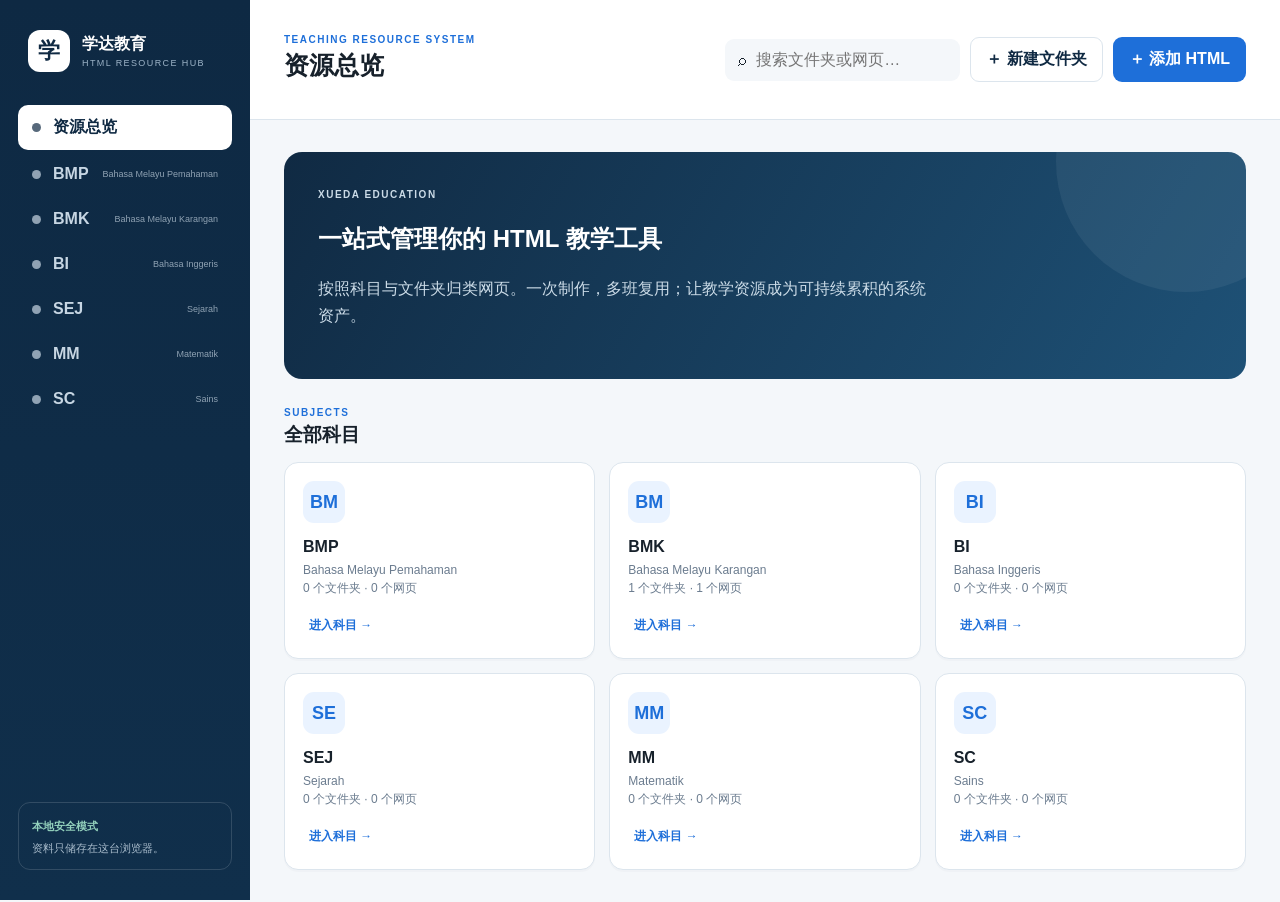
<file: index.html>
<!doctype html>
<html lang="zh-CN"><head><meta charset="UTF-8"><meta name="viewport" content="width=device-width,initial-scale=1"><meta name="description" content="学达教育 HTML 教学资源管理中心"><title>学达 HTML 教学资源中心</title><link rel="stylesheet" href="styles.css"></head>
<body><div class="app-shell"><aside class="sidebar" id="sidebar"><div class="brand"><div class="brand-mark">学</div><div><strong>学达教育</strong><span>HTML RESOURCE HUB</span></div></div><nav id="subjectNav" aria-label="科目导航"></nav><div class="sidebar-note"><span>本地安全模式</span><p>资料只储存在这台浏览器。</p></div></aside><main><header class="topbar"><button id="menuButton" class="icon-button menu-button" aria-label="开启菜单">☰</button><div><p class="eyebrow">TEACHING RESOURCE SYSTEM</p><h1 id="pageTitle">资源总览</h1></div><div class="header-actions"><label class="search-box"><span>⌕</span><input id="searchInput" type="search" placeholder="搜索文件夹或网页…"></label><button id="newFolderButton" class="secondary-button">＋ 新建文件夹</button><button id="newHtmlButton" class="primary-button">＋ 添加 HTML</button></div></header><section class="content"><div id="dashboardView"></div><div id="subjectView" hidden><div class="subject-summary"><div><span>当前科目</span><strong id="currentSubjectName"></strong></div><div><span>文件夹</span><strong id="folderCount">0</strong></div><div><span>HTML 网页</span><strong id="htmlCount">0</strong></div></div><section class="section-block"><div class="section-heading"><div><p>FOLDERS</p><h2>文件夹</h2></div></div><div id="folderGrid" class="card-grid"></div></section><section class="section-block"><div class="section-heading"><div><p>HTML ACTIVITIES</p><h2 id="htmlSectionTitle">全部网页</h2></div><button id="backToAllButton" class="text-button" hidden>查看全部</button></div><div id="htmlGrid" class="card-grid"></div></section></div></section></main></div>
<dialog id="folderDialog"><form id="folderForm" class="modal-card"><div class="modal-header"><div><p>ORGANISE</p><h2 id="folderDialogTitle">新建文件夹</h2></div><button type="button" class="close-button" data-close="folderDialog">×</button></div><label>文件夹名称<input id="folderName" maxlength="40" required placeholder="例如：Karangan"></label><input id="folderId" type="hidden"><div class="modal-actions"><button type="button" class="ghost-button" data-close="folderDialog">取消</button><button class="primary-button" type="submit">储存文件夹</button></div></form></dialog>
<dialog id="htmlDialog"><form id="htmlForm" class="modal-card modal-wide"><div class="modal-header"><div><p>HTML RESOURCE</p><h2 id="htmlDialogTitle">添加 HTML 网页</h2></div><button type="button" class="close-button" data-close="htmlDialog">×</button></div><div class="form-row"><label>网页名称<input id="htmlTitle" maxlength="70" required placeholder="例如：Kosa Kata Battle"></label><label>归类文件夹<select id="htmlFolder"></select></label></div><label>简短说明<input id="htmlDescription" maxlength="120" placeholder="这个网页有什么用途？"></label><label>完整 HTML Coding<textarea id="htmlCode" required spellcheck="false" placeholder="<!doctype html>\n<html>…"></textarea></label><p class="helper-text">只粘贴你信任的 HTML。系统会在独立页面中开启代码。</p><input id="htmlId" type="hidden"><div class="modal-actions"><button type="button" class="ghost-button" data-close="htmlDialog">取消</button><button class="primary-button" type="submit">储存 HTML</button></div></form></dialog><div id="toast" class="toast" role="status"></div><script src="app.js"></script></body></html>
</file>
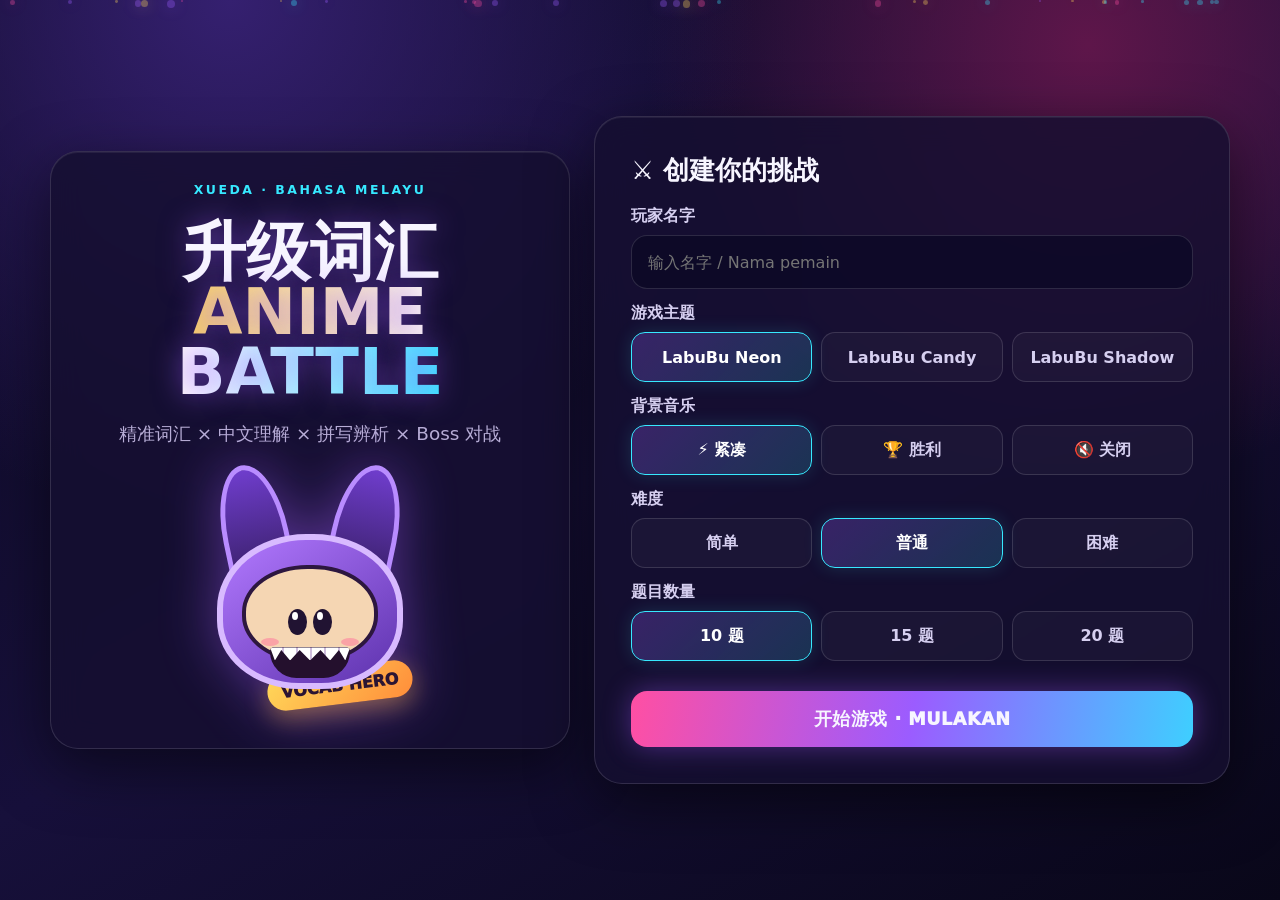
<file: BM_Labubu_Vocab_Battle.html>
<!DOCTYPE html>
<html lang="zh-CN">
<head>
<meta charset="UTF-8">
<meta name="viewport" content="width=device-width,initial-scale=1,viewport-fit=cover,user-scalable=no">
<meta name="theme-color" content="#130d2d">
<title>BM 升级词汇 · Labubu Battle</title>
<style>
:root{--ink:#f7f5ff;--muted:#b7add6;--violet:#9b5cff;--pink:#ff4fa3;--cyan:#37e9ff;--gold:#ffd95a;--green:#56f39a;--red:#ff5874;--panel:rgba(21,15,48,.82);--line:rgba(255,255,255,.13)}
*{box-sizing:border-box;-webkit-tap-highlight-color:transparent}
html,body{min-height:100%;margin:0;background:#100a25;color:var(--ink);font-family:Inter,"PingFang SC","Microsoft YaHei",system-ui,sans-serif;overflow-x:hidden}
body{background:radial-gradient(circle at 18% 0,#352070 0,transparent 38%),radial-gradient(circle at 85% 5%,#5e164a 0,transparent 32%),linear-gradient(150deg,#0c0922,#17103b 50%,#090719);touch-action:manipulation}
button,input,select{font:inherit}button{cursor:pointer;color:inherit}.hidden{display:none!important}
#particles{position:fixed;inset:0;pointer-events:none;z-index:0;overflow:hidden}.particle{position:absolute;border-radius:50%;opacity:.35;animation:float var(--d) linear infinite;background:var(--c);box-shadow:0 0 15px var(--c)}
@keyframes float{from{transform:translate3d(0,110vh,0) scale(.3)}to{transform:translate3d(var(--x),-15vh,0) scale(1.1)}}
.app{position:relative;z-index:1;min-height:100vh;min-height:100dvh;padding:clamp(12px,2vw,24px)}
.screen{width:min(1180px,100%);margin:auto}.glass{background:var(--panel);border:1px solid var(--line);box-shadow:0 18px 60px #0008,inset 0 1px 0 #fff1;backdrop-filter:blur(16px);border-radius:28px}
.start-wrap{min-height:calc(100dvh - 48px);display:grid;grid-template-columns:.9fr 1.1fr;gap:24px;align-items:center}.hero{padding:30px;text-align:center;position:relative;overflow:hidden}.eyebrow{letter-spacing:.2em;text-transform:uppercase;color:var(--cyan);font-weight:900;font-size:.78rem}.hero h1{font-size:clamp(2rem,5vw,4.8rem);line-height:.94;margin:.4em 0 .25em;text-shadow:0 0 28px #9b5cff88}.grad{background:linear-gradient(90deg,var(--gold),#fff,var(--cyan));-webkit-background-clip:text;color:transparent}.sub{color:var(--muted);font-size:clamp(.95rem,2vw,1.15rem)}
.mascot{width:230px;height:250px;margin:18px auto 4px;position:relative;filter:drop-shadow(0 0 28px #a55cff77);animation:bob 2.4s ease-in-out infinite}.ear{position:absolute;width:66px;height:145px;top:0;background:linear-gradient(#6f3dcc,#2b184f);border:5px solid #b98cff;border-radius:70% 70% 36% 36%;z-index:0}.ear.l{left:28px;transform:rotate(-12deg)}.ear.r{right:28px;transform:rotate(12deg)}.head{position:absolute;left:22px;right:22px;top:70px;height:155px;background:linear-gradient(145deg,#b279ff,#5d32ad);border:6px solid #d8baff;border-radius:48% 48% 44% 44%;z-index:2}.face{position:absolute;inset:25px 19px 20px;background:#f5d6b3;border-radius:48%;border:4px solid #2d173f}.eye{position:absolute;top:40px;width:19px;height:26px;border-radius:50%;background:#211332}.eye:after{content:"";position:absolute;width:6px;height:8px;border-radius:50%;background:white;left:4px;top:3px}.eye.l{left:42px}.eye.r{right:42px}.mouth{position:absolute;left:50%;top:78px;transform:translateX(-50%);width:80px;height:31px;background:#24102d;border-radius:6px 6px 35px 35px;overflow:hidden}.teeth{height:13px;background:repeating-linear-gradient(90deg,#fff 0 12px,#cfbddd 12px 14px);clip-path:polygon(0 0,100% 0,94% 100%,86% 20%,75% 100%,63% 20%,50% 100%,37% 20%,25% 100%,14% 20%,6% 100%)}.cheek{position:absolute;top:69px;width:18px;height:8px;border-radius:50%;background:#ff779b88}.cheek.l{left:15px}.cheek.r{right:15px}.badge{position:absolute;right:12px;bottom:10px;background:linear-gradient(135deg,var(--gold),#ff8d3a);color:#2b1533;padding:9px 14px;border-radius:999px;font-weight:1000;transform:rotate(-7deg);box-shadow:0 8px 25px #ffb93666}
@keyframes bob{50%{transform:translateY(-10px) rotate(1deg)}}
.setup{padding:clamp(20px,3vw,36px)}.setup h2{margin:0 0 18px;font-size:1.6rem}.field{margin:14px 0}.field label{display:block;margin:0 0 8px;color:#d6cff0;font-weight:800}.input,.select{width:100%;min-height:54px;border:1px solid #ffffff22;border-radius:16px;background:#0c0926bb;color:white;padding:0 16px;outline:none}.input:focus,.select:focus{border-color:var(--cyan);box-shadow:0 0 0 3px #37e9ff1e}.seg{display:grid;grid-template-columns:repeat(3,1fr);gap:9px}.seg input{display:none}.seg label{min-height:50px;margin:0;display:grid;place-items:center;text-align:center;padding:8px;border:1px solid #ffffff22;border-radius:14px;background:#ffffff08;transition:.2s}.seg input:checked+label{background:linear-gradient(135deg,#9b5cff44,#37e9ff2b);border-color:var(--cyan);box-shadow:0 0 18px #37e9ff25;color:#fff}.btn{border:0;border-radius:16px;min-height:56px;padding:0 22px;font-weight:1000;letter-spacing:.03em;transition:transform .15s,filter .2s,box-shadow .2s}.btn:active{transform:scale(.97)}.primary{width:100%;margin-top:16px;background:linear-gradient(100deg,var(--pink),var(--violet),#3ecfff);box-shadow:0 0 28px #a25cff66;font-size:1.1rem}.primary:hover{filter:brightness(1.12);box-shadow:0 0 40px #37e9ff66}
.topbar{display:grid;grid-template-columns:1fr auto 1fr;align-items:center;gap:12px;margin-bottom:14px}.brand{font-weight:1000}.brand b{color:var(--gold)}.meta{display:flex;justify-content:flex-end;gap:9px;flex-wrap:wrap}.chip{background:#ffffff0c;border:1px solid var(--line);border-radius:999px;padding:8px 12px;font-weight:800;font-size:.9rem}.mute{width:42px;height:42px;border-radius:50%;border:1px solid var(--line);background:#ffffff0c}.arena{padding:18px;min-height:calc(100dvh - 100px);display:grid;grid-template-rows:auto 1fr auto;gap:14px}.hud{display:grid;grid-template-columns:1fr 1fr;gap:14px}.fighter{display:grid;grid-template-columns:auto 1fr;gap:12px;align-items:center}.avatar{width:62px;height:62px;border-radius:18px;display:grid;place-items:center;font-size:2rem;background:linear-gradient(145deg,#7a42d2,#29164e);border:2px solid #ba90ff;box-shadow:0 0 18px #9b5cff55}.boss-avatar{background:linear-gradient(145deg,#d64278,#4e142d);border-color:#ff729f}.name-row{display:flex;justify-content:space-between;font-weight:900;margin-bottom:7px}.bar{height:15px;background:#080617;border:1px solid #ffffff1a;border-radius:999px;overflow:hidden}.fill{height:100%;width:100%;border-radius:inherit;transition:width .45s ease;background:linear-gradient(90deg,var(--green),var(--cyan));box-shadow:0 0 12px #37e9ffaa}.boss-fill{background:linear-gradient(90deg,#ff9e3a,var(--red))}.xp{height:7px;margin-top:6px}.xp .fill{background:linear-gradient(90deg,var(--gold),var(--pink))}
.battle{display:grid;grid-template-columns:160px 1fr 160px;gap:16px;align-items:center}.mini-char{text-align:center}.mini-char .mascot{transform:scale(.54);transform-origin:center;margin:-45px auto;width:230px}.boss-shape{font-size:7rem;filter:drop-shadow(0 0 30px #ff3d7a);animation:pulse 1.5s infinite}.boss-shape.hit{animation:bossHit .45s}.player-attack{animation:attack .55s!important}.player-hurt{animation:shake .45s!important}@keyframes pulse{50%{transform:scale(1.07)}}@keyframes attack{50%{transform:translateX(65px) scale(1.15)}}@keyframes bossHit{25%,75%{transform:translateX(-14px) rotate(-8deg);filter:brightness(2)}}@keyframes shake{20%,60%{transform:translateX(-12px)}40%,80%{transform:translateX(12px)}}
.card{padding:clamp(16px,3vw,28px);position:relative;overflow:hidden}.mode-tag{display:inline-flex;align-items:center;gap:7px;background:#9b5cff22;border:1px solid #a978ff55;border-radius:999px;padding:7px 11px;color:#d8c5ff;font-weight:900;font-size:.82rem}.question{font-size:clamp(1.25rem,3vw,2.2rem);line-height:1.3;text-align:center;margin:20px 0 8px}.hint{text-align:center;color:var(--muted);min-height:1.5em}.answers{display:grid;grid-template-columns:1fr 1fr;gap:12px;margin-top:22px}.answer{min-height:72px;border:1px solid #ffffff20;border-radius:18px;padding:12px;background:linear-gradient(145deg,#ffffff0d,#ffffff05);font-size:clamp(1rem,2vw,1.18rem);font-weight:900;box-shadow:inset 0 1px #fff1;position:relative}.answer:hover{border-color:#56dcff;transform:translateY(-2px);box-shadow:0 10px 24px #0004,0 0 18px #37e9ff22}.answer.correct{background:#37dc8f33;border-color:var(--green);box-shadow:0 0 25px #56f39a55}.answer.wrong{background:#ff496033;border-color:var(--red)}.answer:disabled{cursor:default}.letter{position:absolute;left:12px;top:12px;width:28px;height:28px;border-radius:9px;background:#ffffff12;display:grid;place-items:center;color:var(--cyan)}
.timer-wrap{position:absolute;left:0;right:0;bottom:0;height:7px;background:#ffffff0c}.timer{height:100%;width:100%;background:linear-gradient(90deg,var(--cyan),var(--gold),var(--red));transform-origin:left;transition:width .1s linear}.feedback{text-align:center;min-height:30px;margin:8px 0 0;font-weight:900}.feedback.good{color:var(--green)}.feedback.bad{color:#ff8295}.footer-hud{display:flex;align-items:center;justify-content:space-between;gap:12px}.combo{font-weight:1000;color:var(--gold);font-size:1.15rem;text-shadow:0 0 16px #ffd95aaa}.combo.burst{animation:comboBurst .7s}@keyframes comboBurst{0%{transform:scale(.4);opacity:0}45%{transform:scale(1.8) rotate(-5deg);filter:brightness(1.7)}100%{transform:scale(1)}}.progress{color:var(--muted);font-weight:800}.score{font-size:1.25rem;font-weight:1000;color:var(--cyan)}
.overlay{position:fixed;inset:0;z-index:20;display:grid;place-items:center;background:#090617d9;backdrop-filter:blur(10px);padding:18px}.result{width:min(680px,100%);padding:30px;text-align:center}.result h2{font-size:clamp(2rem,5vw,3.5rem);margin:0;background:linear-gradient(90deg,var(--gold),white,var(--cyan));-webkit-background-clip:text;color:transparent}.rank{font-size:5rem;margin:12px}.stats{display:grid;grid-template-columns:repeat(3,1fr);gap:10px;margin:20px 0}.stat{padding:16px 8px;background:#ffffff09;border:1px solid var(--line);border-radius:16px}.stat b{display:block;color:var(--cyan);font-size:1.35rem}.advice{text-align:left;background:#08061788;border-left:4px solid var(--gold);padding:14px 16px;border-radius:12px;color:#ded8ef;line-height:1.55}.result-actions{display:grid;grid-template-columns:1fr 1fr;gap:10px;margin-top:18px}.secondary{background:#ffffff0b;border:1px solid var(--line)}
.flash{position:fixed;inset:0;pointer-events:none;z-index:15;opacity:0}.flash.go{animation:flash .45s}@keyframes flash{20%{opacity:.5;background:#56f39a}100%{opacity:0}}.damage{position:fixed;z-index:18;font-size:2rem;font-weight:1000;color:var(--gold);text-shadow:0 0 12px #ff4f9f;pointer-events:none;animation:damage 1s forwards}@keyframes damage{to{transform:translateY(-100px) scale(1.5);opacity:0}}
@media(max-width:850px){.start-wrap{grid-template-columns:1fr}.hero{padding:18px}.mascot{width:180px;height:200px;transform:scale(.78);transform-origin:top center;margin-bottom:-30px}.setup{padding:20px}.battle{grid-template-columns:1fr}.mini-char{display:none}.arena{min-height:calc(100dvh - 80px)}.topbar{grid-template-columns:1fr auto}.topbar .meta{grid-column:1/-1;justify-content:flex-start}.hud{grid-template-columns:1fr 1fr}.avatar{width:48px;height:48px}.fighter{gap:8px}.question{margin-top:14px}.answers{grid-template-columns:1fr}.answer{min-height:60px}.footer-hud{font-size:.85rem}.stats{grid-template-columns:1fr 1fr}.result-actions{grid-template-columns:1fr}}
@media(prefers-reduced-motion:reduce){*,*:before,*:after{animation-duration:.01ms!important;animation-iteration-count:1!important;transition-duration:.01ms!important}}
</style>
</head>
<body>
<div id="particles"></div><div id="flash" class="flash"></div>
<main class="app">
  <section id="startScreen" class="screen start-wrap">
    <div class="hero glass">
      <div class="eyebrow">XUEDA · Bahasa Melayu</div>
      <h1>升级词汇<br><span class="grad">ANIME BATTLE</span></h1>
      <p class="sub">精准词汇 × 中文理解 × 拼写辨析 × Boss 对战</p>
      <div class="mascot" aria-label="LabuBu fantasy mascot"><div class="ear l"></div><div class="ear r"></div><div class="head"><div class="face"><div class="eye l"></div><div class="eye r"></div><div class="cheek l"></div><div class="cheek r"></div><div class="mouth"><div class="teeth"></div></div></div></div><div class="badge">VOCAB HERO</div></div>
    </div>
    <form id="setupForm" class="setup glass">
      <h2>⚔️ 创建你的挑战</h2>
      <div class="field"><label for="playerName">玩家名字</label><input id="playerName" class="input" maxlength="16" placeholder="输入名字 / Nama pemain" required></div>
      <div class="field"><label>游戏主题</label><div class="seg"><input type="radio" id="t1" name="theme" value="neon" checked><label for="t1">LabuBu Neon</label><input type="radio" id="t2" name="theme" value="candy"><label for="t2">LabuBu Candy</label><input type="radio" id="t3" name="theme" value="shadow"><label for="t3">LabuBu Shadow</label></div></div>
      <div class="field"><label>背景音乐</label><div class="seg"><input type="radio" id="m1" name="music" value="intense" checked><label for="m1">⚡ 紧凑</label><input type="radio" id="m2" name="music" value="victory"><label for="m2">🏆 胜利</label><input type="radio" id="m3" name="music" value="off"><label for="m3">🔇 关闭</label></div></div>
      <div class="field"><label>难度</label><div class="seg"><input type="radio" id="d1" name="difficulty" value="easy"><label for="d1">简单</label><input type="radio" id="d2" name="difficulty" value="normal" checked><label for="d2">普通</label><input type="radio" id="d3" name="difficulty" value="hard"><label for="d3">困难</label></div></div>
      <div class="field"><label>题目数量</label><div class="seg"><input type="radio" id="q10" name="count" value="10" checked><label for="q10">10 题</label><input type="radio" id="q15" name="count" value="15"><label for="q15">15 题</label><input type="radio" id="q20" name="count" value="20"><label for="q20">20 题</label></div></div>
      <button class="btn primary" type="submit">开始游戏 · MULAKAN</button>
    </form>
  </section>

  <section id="gameScreen" class="screen hidden">
    <div class="topbar"><div class="brand">BM <b>VOCAB BATTLE</b></div><button id="muteBtn" class="mute" aria-label="切换声音">🔊</button><div class="meta"><span id="levelChip" class="chip">LV.1</span><span id="scoreChip" class="chip">0 分</span></div></div>
    <div class="arena glass">
      <div class="hud">
        <div class="fighter"><div class="avatar">😈</div><div><div class="name-row"><span id="playerLabel">Player</span><span id="hpText">100 HP</span></div><div class="bar"><div id="playerHp" class="fill"></div></div><div class="bar xp"><div id="xpBar" class="fill"></div></div></div></div>
        <div class="fighter"><div class="avatar boss-avatar">👹</div><div><div class="name-row"><span>Boss · Kata Lemah</span><span id="bossHpText">100%</span></div><div class="bar"><div id="bossHp" class="fill boss-fill"></div></div></div></div>
      </div>
      <div class="battle">
        <div id="playerChar" class="mini-char"><div class="mascot"><div class="ear l"></div><div class="ear r"></div><div class="head"><div class="face"><div class="eye l"></div><div class="eye r"></div><div class="mouth"><div class="teeth"></div></div></div></div></div></div>
        <article class="card glass">
          <span id="modeTag" class="mode-tag">MODE 1</span>
          <h2 id="question" class="question"></h2><div id="hint" class="hint"></div>
          <div id="answers" class="answers"></div><div id="feedback" class="feedback"></div>
          <div class="timer-wrap"><div id="timer" class="timer"></div></div>
        </article>
        <div class="mini-char"><div id="bossChar" class="boss-shape">👺</div></div>
      </div>
      <div class="footer-hud"><div id="combo" class="combo">COMBO ×0</div><div id="progress" class="progress">1 / 10</div><div id="score" class="score">0 PTS</div></div>
    </div>
  </section>
</main>

<div id="resultOverlay" class="overlay hidden"><div class="result glass"><div class="eyebrow">MISSION COMPLETE</div><h2 id="resultTitle">Hebat!</h2><div id="rank" class="rank">🏆</div><div class="stats"><div class="stat"><b id="finalScore">0</b>总分</div><div class="stat"><b id="accuracy">0%</b>正确率</div><div class="stat"><b id="bestCombo">0</b>最佳 Combo</div><div class="stat"><b id="finalLevel">1</b>Level</div><div class="stat"><b id="correctCount">0</b>答对</div><div class="stat"><b id="timeUsed">0s</b>用时</div></div><div id="advice" class="advice"></div><div class="result-actions"><button id="restartBtn" class="btn primary">再战一次</button><button id="homeBtn" class="btn secondary">返回设置</button></div></div></div>

<script>
"use strict";
const WORDS=[
 {basic:"orang yang menjahit pakaian",up:"tukang jahit",zh:"裁缝师",alts:["pramusaji","peragawati","pramugari"]},
 {basic:"bahagian pejabat di tempat lain",up:"cawangan",zh:"分行 / 分店",alts:["koleksi","segugus","seberkas"]},
 {basic:"mata kurang jelas",up:"rabun",zh:"眼花 / 视力模糊",alts:["lemau","lemah","laju"]},
 {basic:"memikul tanggungjawab",up:"mendukung",zh:"背负；支持",alts:["menjunjung","memimpin","mengait"]},
 {basic:"mahu terlalu banyak",up:"tamak",zh:"贪心",alts:["tabah","rajin","sopan"]},
 {basic:"wanita yang memperagakan pakaian",up:"peragawati",zh:"女模特儿",alts:["pramugari","pramusaji","siswi"]},
 {basic:"orang yang melayani pelanggan di restoran",up:"pramusaji",zh:"餐厅服务员",alts:["pramugari","pramugara","peragawati"]},
 {basic:"jatuh kerana lantai licin",up:"tergelincir",zh:"滑倒",alts:["terjerumus","terjunam","terbabas"]},
 {basic:"masuk ke dalam keadaan buruk",up:"terjerumus",zh:"陷入 / 扑入",alts:["tergelincir","terjunam","terbabas"]},
 {basic:"barang yang dikumpulkan",up:"koleksi",zh:"收集品 / 收藏",alts:["cawangan","segugus","seberkas"]},
 {basic:"satu teguk air",up:"seteguk air",zh:"一口水",alts:["setitis air","seberkas","segugus"]},
 {basic:"satu titik air",up:"setitis air",zh:"一滴水",alts:["seteguk air","seberkas","segugus"]},
 {basic:"memotong hingga halus",up:"mencencang",zh:"剁碎",alts:["menghiris","membelah","mengait"]},
 {basic:"memotong nipis-nipis",up:"menghiris",zh:"削 / 切成薄片",alts:["mencencang","membelah","mengait"]},
 {basic:"memotong menjadi dua",up:"membelah",zh:"切开两半",alts:["menghiris","mencencang","mendukung"]},
 {basic:"cahaya atau semangat yang bersinar",up:"semarak",zh:"光辉；蓬勃",alts:["rabun","lemau","tamak"]},
 {basic:"bekerja untuk mendapatkan pendapatan",up:"mencari rezeki",zh:"谋生 / 找生计",alts:["mencari maklumat","mengadakan kempen","mengait bunga"]},
 {basic:"mengambil buah dengan galah berkait",up:"mengait",zh:"钩采",alts:["menghiris","mencencang","mendukung"]},
 {basic:"satu ikatan benda panjang",up:"seberkas",zh:"一捆 / 一束",alts:["segugus","setitis","seteguk"]},
 {basic:"sekumpulan benda yang berangkai",up:"segugus",zh:"一串 / 一簇",alts:["seberkas","setitis","seteguk"]},
 {basic:"biskut yang tidak rangup lagi",up:"lemau",zh:"饼干受潮 / 不脆",alts:["lemah","lambat","laju"]},
 {basic:"wanita yang bertugas di dalam kapal terbang",up:"pramugari",zh:"空姐",alts:["pramusaji","peragawati","pramugara"]},
 {basic:"bahasa yang sopan",up:"bahasa santun",zh:"有礼貌的语言",alts:["bahasa rojak","bahasa kasar","bahasa pasar"]},
 {basic:"menjadikan bahasa Melayu lebih tinggi martabatnya",up:"memartabatkan bahasa Melayu",zh:"提升马来文地位",alts:["menghakis bahasa Melayu","mencemarkan bahasa","mengurangkan bahasa"]}
];
const MODES=[
 {name:"模式一 · 升级词",icon:"⬆️"},{name:"模式二 · 中译 BM",icon:"🀄"},{name:"模式三 · 正误判断",icon:"✅"},{name:"模式四 · 限时抢答",icon:"⏱️"},{name:"模式五 · Battle 挑战",icon:"⚔️"}
];
const $=s=>document.querySelector(s), $$=s=>[...document.querySelectorAll(s)];
const shuffle=a=>{a=[...a];for(let i=a.length-1;i>0;i--){const j=Math.floor(Math.random()*(i+1));[a[i],a[j]]=[a[j],a[i]]}return a};
let G={},timerId=null,audio=null,musicTimer=null;

function particles(){const box=$("#particles");for(let i=0;i<34;i++){const p=document.createElement("i");p.className="particle";const size=2+Math.random()*6;p.style.cssText=`left:${Math.random()*100}%;width:${size}px;height:${size}px;--d:${8+Math.random()*14}s;--x:${-80+Math.random()*160}px;--c:${["#9b5cff","#37e9ff","#ff4fa3","#ffd95a"][i%4]};animation-delay:${-Math.random()*18}s`;box.append(p)}}
particles();

class Sound{
 constructor(){this.ctx=null;this.on=true;this.step=0}
 init(){if(!this.ctx)this.ctx=new(window.AudioContext||window.webkitAudioContext)();this.ctx.resume()}
 tone(freq,dur=.12,type="sine",vol=.08,when=0){if(!this.on||!this.ctx)return;const t=this.ctx.currentTime+when,o=this.ctx.createOscillator(),g=this.ctx.createGain();o.type=type;o.frequency.setValueAtTime(freq,t);g.gain.setValueAtTime(vol,t);g.gain.exponentialRampToValueAtTime(.001,t+dur);o.connect(g).connect(this.ctx.destination);o.start(t);o.stop(t+dur)}
 fx(kind){this.init();const map={correct:[[523,.08],[659,.08],[784,.14]],wrong:[[180,.14],[120,.24]],combo:[[659,.08],[784,.08],[988,.08],[1318,.25]],victory:[[523,.12],[659,.12],[784,.12],[1047,.35]],level:[[440,.1],[660,.1],[880,.22]]};(map[kind]||[]).forEach((n,i)=>this.tone(n[0],n[1],kind==="wrong"?"sawtooth":"square",.06,i*.08))}
 start(style){this.stop();if(style==="off"){this.on=false;return}this.on=true;this.init();const seq=style==="victory"?[262,330,392,523,392,330]:[110,165,220,165,247,220,165,196];const beat=style==="victory"?260:170;musicTimer=setInterval(()=>{this.tone(seq[this.step++%seq.length],.11,style==="victory"?"triangle":"sawtooth",.018);if(this.step%2===0)this.tone(55,.07,"square",.012)},beat)}
 stop(){clearInterval(musicTimer);musicTimer=null}
}
audio=new Sound();

function applyTheme(t){const r=document.documentElement;if(t==="candy"){r.style.setProperty("--violet","#ff70c8");r.style.setProperty("--pink","#ff8d5c");r.style.setProperty("--cyan","#7dffdd");r.style.setProperty("--panel","rgba(54,18,58,.82)")}else if(t==="shadow"){r.style.setProperty("--violet","#7b5cff");r.style.setProperty("--pink","#ef3d67");r.style.setProperty("--cyan","#62a8ff");r.style.setProperty("--panel","rgba(7,10,28,.88)")}else{r.style.setProperty("--violet","#9b5cff");r.style.setProperty("--pink","#ff4fa3");r.style.setProperty("--cyan","#37e9ff");r.style.setProperty("--panel","rgba(21,15,48,.82)")}}

$("#setupForm").addEventListener("submit",e=>{e.preventDefault();const data=new FormData(e.target);audio.on=true;G={name:$("#playerName").value.trim()||"Vocab Hero",theme:data.get("theme"),music:data.get("music"),difficulty:data.get("difficulty"),total:+data.get("count"),index:0,score:0,hp:100,boss:100,combo:0,best:0,correct:0,level:1,xp:0,locked:false,start:Date.now(),mistakes:[]};applyTheme(G.theme);audio.start(G.music);G.questions=buildQuestions(G.total);$("#startScreen").classList.add("hidden");$("#gameScreen").classList.remove("hidden");$("#playerLabel").textContent=G.name;renderHUD();nextQuestion()});

function buildQuestions(n){let pool=shuffle(WORDS),out=[];for(let i=0;i<n;i++){const w=pool[i%pool.length],mode=i%5;out.push(makeQuestion(w,mode))}return shuffle(out)}
function makeQuestion(w,mode){let q,h="",opts,answer=w.up;
 if(mode===0){q=`哪个词能把「${w.basic}」升级为更精准的表达？`;opts=shuffle([w.up,...w.alts]);h="Pilih kosa kata yang paling tepat."}
 if(mode===1){q=`“${w.zh}” 的 Bahasa Melayu 是什么？`;opts=shuffle([w.up,...w.alts]);h="根据中文意思选择正确答案。"}
 if(mode===2){const truePair=Math.random()>.45,shown=truePair?w.up:w.alts[Math.floor(Math.random()*w.alts.length)];q=`「${w.zh}」＝「${shown}」`;opts=["BETUL · 正确","SALAH · 错误"];answer=truePair?opts[0]:opts[1];h="判断这组词义配对是否正确。"}
 if(mode===3){q=`限时！「${w.zh}」最准确的词是？`;opts=shuffle([w.up,...w.alts]);h="Masa sedang berjalan — cepat!"}
 if(mode===4){q=`Boss 防御词：${w.basic}\n选择最强攻击词！`;opts=shuffle([w.up,...w.alts]);h="精准答案会造成双倍伤害。"}
 return{w,mode,q,opts,answer}}

function nextQuestion(){clearInterval(timerId);if(G.index>=G.total||G.hp<=0||G.boss<=0){finish();return}G.locked=false;const x=G.questions[G.index],m=MODES[x.mode];$("#modeTag").textContent=`${m.icon} ${m.name}`;$("#question").textContent=x.q;$("#hint").textContent=x.h;$("#feedback").textContent="";$("#feedback").className="feedback";const box=$("#answers");box.innerHTML="";x.opts.forEach((v,i)=>{const b=document.createElement("button");b.className="answer";b.innerHTML=`<span class="letter">${String.fromCharCode(65+i)}</span>${v}`;b.addEventListener("click",()=>choose(v,b));box.append(b)});$("#progress").textContent=`${G.index+1} / ${G.total}`;startTimer(x.mode)}
function timeLimit(mode){if(mode!==3&&G.difficulty==="easy")return 0;const base=mode===3?8:G.difficulty==="hard"?10:G.difficulty==="normal"?16:0;return base}
function startTimer(mode){let left=timeLimit(mode),bar=$("#timer");bar.style.width="100%";if(!left){bar.style.opacity="0";return}bar.style.opacity="1";const total=left;timerId=setInterval(()=>{left-=.1;bar.style.width=`${Math.max(0,left/total*100)}%`;if(left<=0){clearInterval(timerId);choose("__TIME__",null)}},100)}

function choose(value,btn){if(G.locked)return;G.locked=true;clearInterval(timerId);$$('.answer').forEach(b=>b.disabled=true);const x=G.questions[G.index],ok=value===x.answer;$$('.answer').forEach(b=>{if(b.textContent.trim().endsWith(x.answer))b.classList.add("correct")});if(btn&&!ok)btn.classList.add("wrong");
 if(ok){G.correct++;G.combo++;G.best=Math.max(G.best,G.combo);const mult=G.combo>=3?2:1,modeMult=x.mode===4?2:1,pts=100*mult*modeMult;G.score+=pts;G.xp+=25;const dmg=(100/G.total)*modeMult*(G.combo>=3?1.35:1);G.boss=Math.max(0,G.boss-dmg);audio.fx(G.combo>=3?"combo":"correct");$("#feedback").textContent=`JAWAPAN TEPAT! +${pts} 分 · ${x.w.up} = ${x.w.zh}`;$("#feedback").className="feedback good";$("#playerChar").classList.add("player-attack");$("#bossChar").classList.add("hit");flash();damageText(`-${Math.round(dmg)}%`,75,35);if(G.combo>=3){const c=$("#combo");c.classList.remove("burst");void c.offsetWidth;c.classList.add("burst")}
 }else{const loss=G.difficulty==="hard"?25:G.difficulty==="easy"?12:18;G.hp=Math.max(0,G.hp-loss);G.combo=0;G.mistakes.push(x.w.up);audio.fx("wrong");$("#feedback").textContent=`${value==="__TIME__"?"MASA TAMAT!":"BELUM TEPAT!"} 正确答案：${x.answer} · ${x.w.zh}`;$("#feedback").className="feedback bad";$("#playerChar").classList.add("player-hurt");damageText(`-${loss} HP`,18,32)}
 const old=G.level;G.level=1+Math.floor(G.xp/100);if(G.level>old)audio.fx("level");renderHUD();setTimeout(()=>{$("#playerChar").classList.remove("player-attack","player-hurt");$("#bossChar").classList.remove("hit");G.index++;nextQuestion()},G.difficulty==="easy"?1500:1100)}

function renderHUD(){$("#playerHp").style.width=G.hp+"%";$("#hpText").textContent=G.hp+" HP";$("#bossHp").style.width=G.boss+"%";$("#bossHpText").textContent=Math.ceil(G.boss)+"%";$("#xpBar").style.width=(G.xp%100)+"%";$("#levelChip").textContent="LV."+G.level;$("#scoreChip").textContent=G.score+" 分";$("#score").textContent=G.score+" PTS";$("#combo").textContent="COMBO ×"+G.combo}
function flash(){const f=$("#flash");f.classList.remove("go");void f.offsetWidth;f.classList.add("go")}
function damageText(txt,x,y){const d=document.createElement("div");d.className="damage";d.textContent=txt;d.style.left=x+"%";d.style.top=y+"%";document.body.append(d);setTimeout(()=>d.remove(),1000)}

function finish(){clearInterval(timerId);audio.stop();if(G.correct/G.total>=.6)audio.fx("victory");const acc=Math.round(G.correct/G.total*100),sec=Math.round((Date.now()-G.start)/1000);$("#resultOverlay").classList.remove("hidden");$("#resultTitle").textContent=G.hp<=0?"继续修炼，再来！":G.boss<=0?"Boss 击破！Hebat!":"挑战完成！Syabas!";$("#rank").textContent=acc>=90?"👑":acc>=75?"🏆":acc>=60?"⭐":"📚";$("#finalScore").textContent=G.score;$("#accuracy").textContent=acc+"%";$("#bestCombo").textContent=G.best;$("#finalLevel").textContent=G.level;$("#correctCount").textContent=`${G.correct}/${G.total}`;$("#timeUsed").textContent=sec+"s";let advice;if(acc>=90)advice="你已经能快速调用精准词汇。下一步：不用选项，把这些词写成完整句子，让“认识”升级为“会用”。";else if(acc>=70)advice="基础稳固，但仍有词义混淆。复习错题时用「中文意思 → BM 词 → 自创句子」三步法。";else advice="先缩小能力圈：每天只练 5 个词，每个词完成读、遮、说、写四次循环，再挑战 Battle。";const miss=[...new Set(G.mistakes)].slice(0,6);if(miss.length)advice+=` 重点复习：${miss.join("、")}。`;$("#advice").textContent=advice}

$("#muteBtn").addEventListener("click",()=>{audio.on=!audio.on;$("#muteBtn").textContent=audio.on?"🔊":"🔇";if(audio.on)audio.start(G.music);else audio.stop()});
$("#restartBtn").addEventListener("click",()=>{$("#resultOverlay").classList.add("hidden");audio.start(G.music);Object.assign(G,{index:0,score:0,hp:100,boss:100,combo:0,best:0,correct:0,level:1,xp:0,locked:false,start:Date.now(),mistakes:[]});G.questions=buildQuestions(G.total);renderHUD();nextQuestion()});
$("#homeBtn").addEventListener("click",()=>{audio.stop();$("#resultOverlay").classList.add("hidden");$("#gameScreen").classList.add("hidden");$("#startScreen").classList.remove("hidden")});
document.addEventListener("keydown",e=>{if($("#gameScreen").classList.contains("hidden")||G.locked)return;const i=["1","2","3","4","a","b","c","d"].indexOf(e.key.toLowerCase())%4;if(i>=0){const b=$$(".answer")[i];if(b)b.click()}});
</script>
</body>
</html>
</file>
<file: styles.css>
:root{--navy:#102a43;--blue:#1e6fd9;--blue-soft:#eaf3ff;--ink:#17212b;--muted:#6b7c8f;--line:#dce5ed;--bg:#f4f7fa;--white:#fff;--red:#d64045;--shadow:0 16px 42px rgba(16,42,67,.09)}*{box-sizing:border-box}body{margin:0;font-family:Inter,"Noto Sans SC","PingFang SC",Arial,sans-serif;background:var(--bg);color:var(--ink)}button,input,textarea,select{font:inherit}button{cursor:pointer}.app-shell{min-height:100vh;display:grid;grid-template-columns:250px 1fr}.sidebar{position:sticky;top:0;height:100vh;padding:30px 18px;background:linear-gradient(180deg,#0e2943,#102f4b);color:#fff;display:flex;flex-direction:column}.brand{display:flex;gap:12px;align-items:center;padding:0 10px 30px}.brand-mark{display:grid;place-items:center;width:42px;height:42px;border-radius:12px;background:#fff;color:var(--navy);font-weight:900;font-size:22px}.brand strong,.brand span{display:block}.brand span{margin-top:3px;font-size:9px;letter-spacing:1.4px;color:#9db4c8}.subject-link{width:100%;border:0;background:transparent;color:#c7d6e3;border-radius:10px;padding:12px 14px;margin:3px 0;text-align:left;display:flex;gap:12px;align-items:center;font-weight:700}.subject-link small{margin-left:auto;font-size:9px;font-weight:500;opacity:.7}.subject-link:hover,.subject-link.active{background:#fff;color:var(--navy)}.subject-link .dot{width:9px;height:9px;border-radius:50%;background:currentColor;opacity:.7}.sidebar-note{margin-top:auto;border:1px solid rgba(255,255,255,.14);border-radius:12px;padding:13px}.sidebar-note span{font-size:11px;font-weight:800;color:#94d2bd}.sidebar-note p{font-size:11px;color:#a8bbcb;margin:6px 0 0;line-height:1.5}main{min-width:0}.topbar{min-height:120px;background:#fff;border-bottom:1px solid var(--line);padding:26px 34px;display:flex;gap:22px;align-items:center}.topbar h1{font-size:25px;margin:4px 0}.eyebrow,.section-heading p,.modal-header p{font-size:10px;letter-spacing:1.5px;color:var(--blue);font-weight:900;margin:0}.header-actions{margin-left:auto;display:flex;gap:10px;align-items:center}.search-box{width:235px;height:42px;display:flex;gap:8px;align-items:center;background:var(--bg);border:1px solid transparent;border-radius:9px;padding:0 12px}.search-box:focus-within{border-color:var(--blue)}.search-box input{border:0;outline:0;background:transparent;width:100%}.primary-button,.secondary-button,.ghost-button{border-radius:9px;padding:11px 15px;font-weight:800;border:1px solid transparent}.primary-button{background:var(--blue);color:#fff}.primary-button:hover{background:#155bb4}.secondary-button{background:#fff;color:var(--navy);border-color:var(--line)}.ghost-button{background:var(--bg);color:var(--muted)}.content{padding:32px 34px}.welcome{border-radius:18px;padding:34px;background:linear-gradient(120deg,var(--navy),#1e5176);color:#fff;position:relative;overflow:hidden}.welcome:after{content:"";position:absolute;width:260px;height:260px;border-radius:50%;background:rgba(255,255,255,.06);right:-70px;top:-120px}.welcome p{max-width:620px;color:#cbdbe7;line-height:1.7}.subject-summary{display:grid;grid-template-columns:2fr 1fr 1fr;gap:14px;margin-bottom:30px}.subject-summary>div{background:#fff;padding:20px;border:1px solid var(--line);border-radius:13px}.subject-summary span,.subject-summary strong{display:block}.subject-summary span{font-size:12px;color:var(--muted);margin-bottom:8px}.subject-summary strong{font-size:26px;color:var(--navy)}.section-block{margin-top:28px}.section-heading{display:flex;justify-content:space-between;align-items:end;margin-bottom:14px}.section-heading h2{margin:4px 0 0;font-size:19px}.card-grid{display:grid;grid-template-columns:repeat(3,minmax(220px,1fr));gap:14px}.resource-card{background:#fff;border:1px solid var(--line);border-radius:14px;padding:18px;min-height:150px;box-shadow:0 2px 0 rgba(16,42,67,.02);display:flex;flex-direction:column}.resource-card:hover{border-color:#aac8e9;box-shadow:var(--shadow);transform:translateY(-2px);transition:.18s}.card-icon{width:42px;height:42px;border-radius:11px;background:var(--blue-soft);color:var(--blue);display:grid;place-items:center;font-size:18px;font-weight:900}.card-title{font-size:16px;font-weight:850;margin:15px 0 5px}.card-meta,.card-description{font-size:12px;color:var(--muted);line-height:1.5;margin:0}.card-actions{display:flex;gap:6px;margin-top:auto;padding-top:14px}.mini-button,.text-button{border:0;background:transparent;color:var(--blue);font-size:12px;font-weight:800;padding:6px}.mini-button.danger{color:var(--red)}.empty-state{grid-column:1/-1;border:1px dashed #b8c8d6;border-radius:14px;padding:38px;text-align:center;color:var(--muted);background:rgba(255,255,255,.5)}dialog{border:0;border-radius:16px;padding:0;box-shadow:0 25px 80px rgba(4,25,44,.25);width:min(500px,calc(100% - 32px))}dialog::backdrop{background:rgba(7,25,41,.58)}dialog[open]{animation:pop .17s ease-out}.modal-wide{width:min(850px,calc(100vw - 32px))}.modal-card{padding:24px}.modal-header{display:flex;justify-content:space-between;margin-bottom:22px}.modal-header h2{margin:5px 0}.close-button,.icon-button{border:0;background:transparent;font-size:24px;color:var(--muted)}.modal-card label{display:block;font-size:12px;font-weight:800;color:var(--navy);margin-top:14px}.modal-card input,.modal-card select,.modal-card textarea{display:block;width:100%;border:1px solid var(--line);border-radius:9px;padding:11px;margin-top:7px;outline:0}.modal-card textarea{min-height:300px;resize:vertical;font-family:"SFMono-Regular",Consolas,monospace;font-size:12px;line-height:1.5;background:#f7f9fb}.modal-card input:focus,.modal-card select:focus,.modal-card textarea:focus{border-color:var(--blue);box-shadow:0 0 0 3px var(--blue-soft)}.form-row{display:grid;grid-template-columns:1.5fr 1fr;gap:14px}.helper-text{font-size:11px;color:var(--muted)}.modal-actions{display:flex;justify-content:flex-end;gap:8px;margin-top:20px}.toast{position:fixed;right:24px;bottom:24px;background:var(--navy);color:#fff;border-radius:10px;padding:12px 18px;box-shadow:var(--shadow);opacity:0;transform:translateY(10px);pointer-events:none;transition:.2s}.toast.show{opacity:1;transform:translateY(0)}.menu-button{display:none}@keyframes pop{from{opacity:0;transform:scale(.97)}to{opacity:1;transform:scale(1)}}@media(max-width:1050px){.card-grid{grid-template-columns:repeat(2,minmax(220px,1fr))}.topbar{align-items:flex-start;flex-wrap:wrap}.header-actions{width:100%;margin-left:0}.search-box{flex:1}}@media(max-width:760px){.app-shell{grid-template-columns:1fr}.sidebar{position:fixed;z-index:10;left:-270px;width:250px;transition:.2s}.sidebar.open{left:0}.menu-button{display:block}.topbar{padding:20px}.content{padding:20px}.header-actions{display:grid;grid-template-columns:1fr 1fr}.search-box{grid-column:1/-1;width:100%}.card-grid,.subject-summary,.form-row{grid-template-columns:1fr}.subject-summary{gap:8px}.welcome{padding:24px}}
</file>
